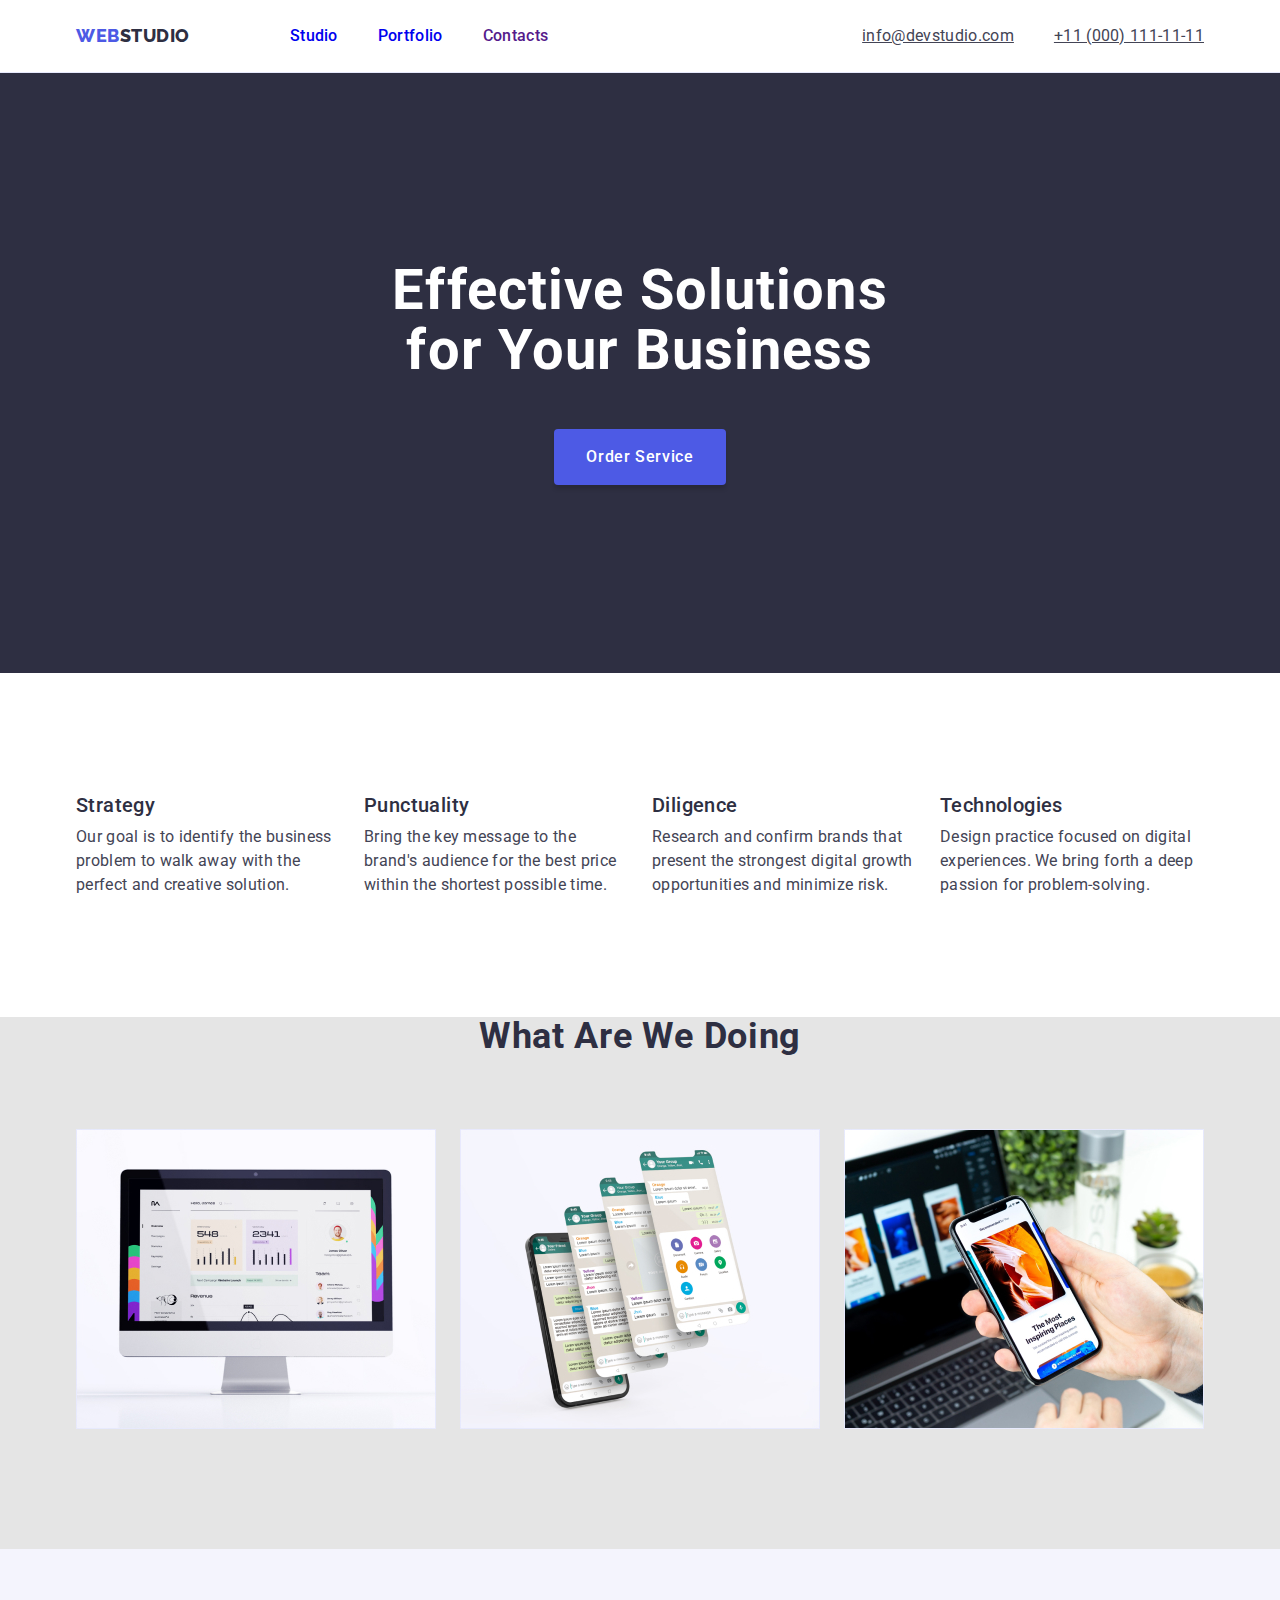
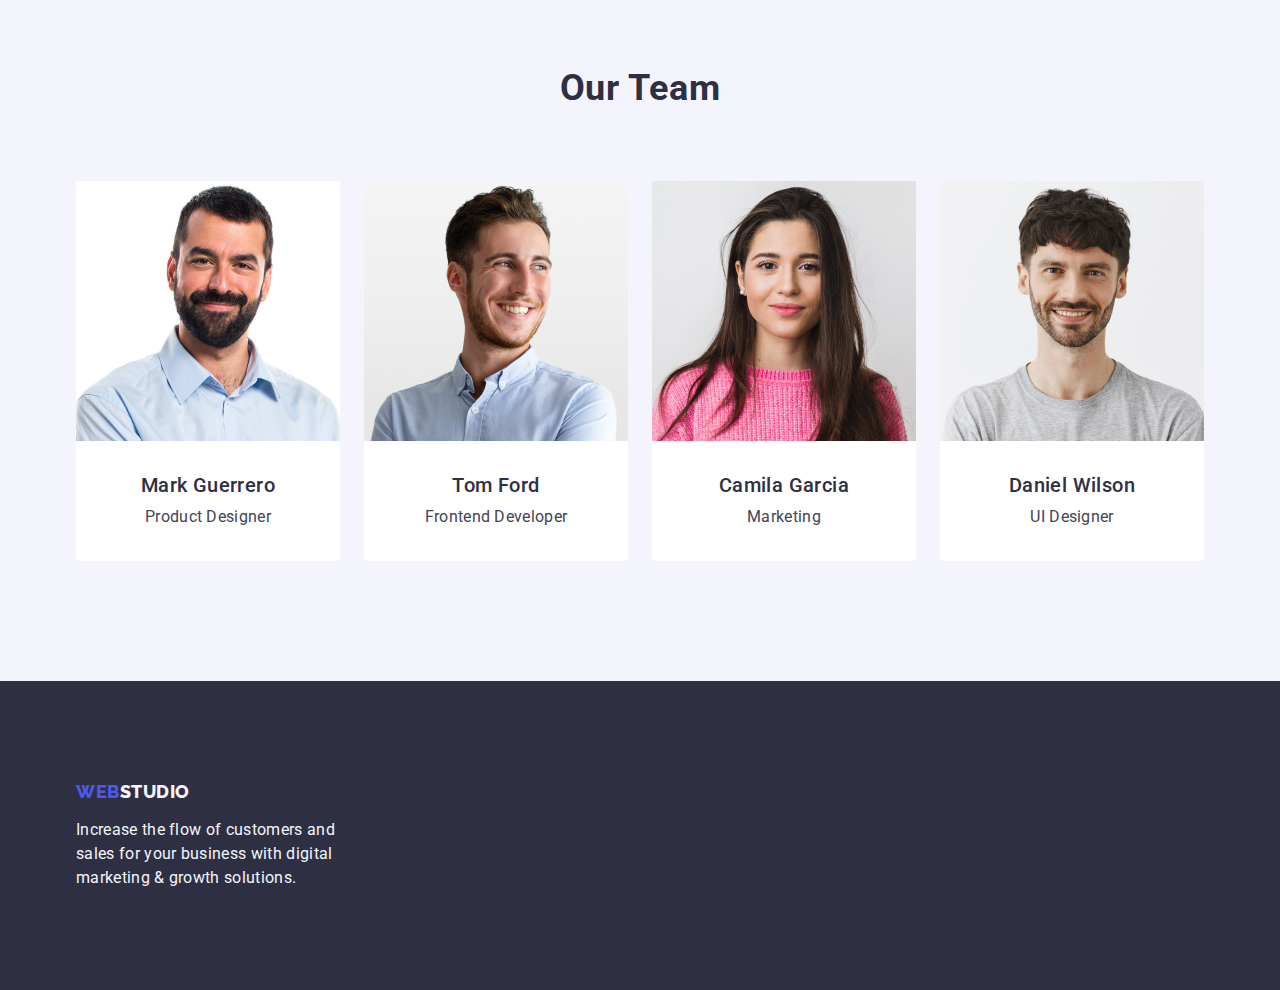
<file: index.html>
<!DOCTYPE html>
<html lang="en">
<head>
    <meta charset="UTF-8">
    <meta http-equiv="X-UA-Compatible" content="IE=edge">
    <meta name="viewport" content="width=device-width, initial-scale=1.0">
    <title>Document</title>
    <link rel="preconnect" href="https://fonts.googleapis.com">
    <link rel="preconnect" href="https://fonts.gstatic.com" crossorigin>
    <link href="https://fonts.googleapis.com/css2?family=Raleway:wght@800&family=Roboto:wght@400;500;700;900&display=swap" rel="stylesheet">
    <link rel="stylesheet" href="https://cdn.jsdelivr.net/npm/modern-normalize@1.1.0/modern-normalize.min.css">
    <link rel="stylesheet" href="./css/style.css">

</head>
<body class="body">
    <!-- шапка профілю-->
<header class="page-header">
    <div class="container page-header-container">
        <nav class="page-nav link">
            <a href="./index.html" class="link logo" >Web<span class="span">Studio</span></a>
    <ul class="menu-list list">
            <li class="menu-item"><a  href="./index.html" class="menu-link link" >Studio</a></li>
            <li class="menu-item"><a href="./portfolio.html" class="menu-link link">Portfolio</a></li>
            <li class="menu-item"><a href="" class="menu-link link">Contacts</a></li>
    </ul>
        
        </nav>
        
        
            <address class="address">
                <ul class="address-list list">
                    <li><a href="mailto:info@devstudio.com" class="address-link">info@devstudio.com</a></li>
                    <li><a href="tel:+110001111111" class="address-link">+11 (000) 111-11-11</a></li>
                </ul>
            </address>
        </div>

</header>
<!-- Основний-->
<main>
    <!-- SECTION-1 -->
        
<section class="hero">
    <div class="container">
                <h1 class="hero-title">Effective Solutions for Your Business</h1>
                <button  type="button" class="hero-btn btn">Order Service</button>
    </div>
</section>

    <!-- SECTION-2 -->
<section class="section-text">
<div class="container section-flex">
    <h2 hidden class="link hidden">section2</h2>
    <ul class="page-nav-item list">
        <li class="item">
            <h3 class="title ">Strategy</h3>
            <p class="text">Our goal is to identify the business problem to walk away with the perfect and creative solution. </p>
        </li>
        <li class="item">
            <h3 class="title">Punctuality</h3>
            <p class="text">Bring the key message to the brand's audience for the best price within the shortest possible time. </p>
        </li>
        <li class="item">
            <h3 class="title">Diligence</h3>
            <p class="text">Research and confirm brands that present the strongest digital growth opportunities and minimize risk. </p>
        </li>
        <li class="item">
            <h3 class="title">Technologies</h3>
            <p class="text">Design practice focused on digital experiences. We bring forth a deep passion for problem-solving. </p>
        </li>
    </ul>
</div>
</section>
    
<!-- SECTION-3 -->
<section class="section-foto">
<div class="container">
    <h2 class="basic">What are we doing</h2> 
    <ul class="page-nav list">
        <li class="item"><img src="./images/img1.jpg" alt="rectangle1" width="360" height="300"></li>
        <li class="item"><img src="./images/img2.jpg" alt="rectangle2" width="360" height="300"></li>
        <li class="item"><img src="./images/img3.jpg" alt="rectangle3" width="360" height="300"></li>
    </ul>
</div>
</section>
<!-- SECTION-4 -->
<section class="section-team team">
<div class="container">
    <h2 class="basic">Our Team</h2>
        <ul class="page-nav list">
    <li class="team-card">
            <img src="./images/img.jpg" alt="Mark Guerrero" height="260" width="264">
        <div class="container-team">
                <h3 class="team-card title">Mark Guerrero</h3>
                <p class="team-text text">Product Designer</p>
        </div>
    </li>
    <li class="team-card">
            <img src="./images/img(1).jpg" alt="Tom Ford" height="260" width="264">
        <div class="container-team">
            <h3 class="team-card title">Tom Ford</h3>
            <p class="team-text text">Frontend Developer</p>
        </div>
    </li>
    <li class="team-card">
            <img src="./images/img(2).jpg" alt="Camila Garcia" height="260" width="264">
        <div class="container-team"> 
            <h3 class="team-card title">Camila Garcia</h3>
            <p class="team-text text">Marketing</p>
        </div> 
    </li>
    <li class="team-card">
            <img src="./images/img(3).jpg" alt="Daniel Wilson" height="260" width="264">
        <div class="container-team">
            <h3 class="team-card title">Daniel Wilson</h3>
            <p class="team-text text">UI Designer</p>
        </div> 
    </li>
    </ul>
</div>
</section>
</main>
<!-- Футер-->
<footer class="footer">
<div class="container">
    <a href="./index.html" class="link logo-footer" >Web<span class="span-footer">Studio</span></a>
    <p class="text-footer">Increase the flow of customers and sales for your business with digital marketing & growth solutions.</p>
</div>

</footer>

</body>
</html>
</file>
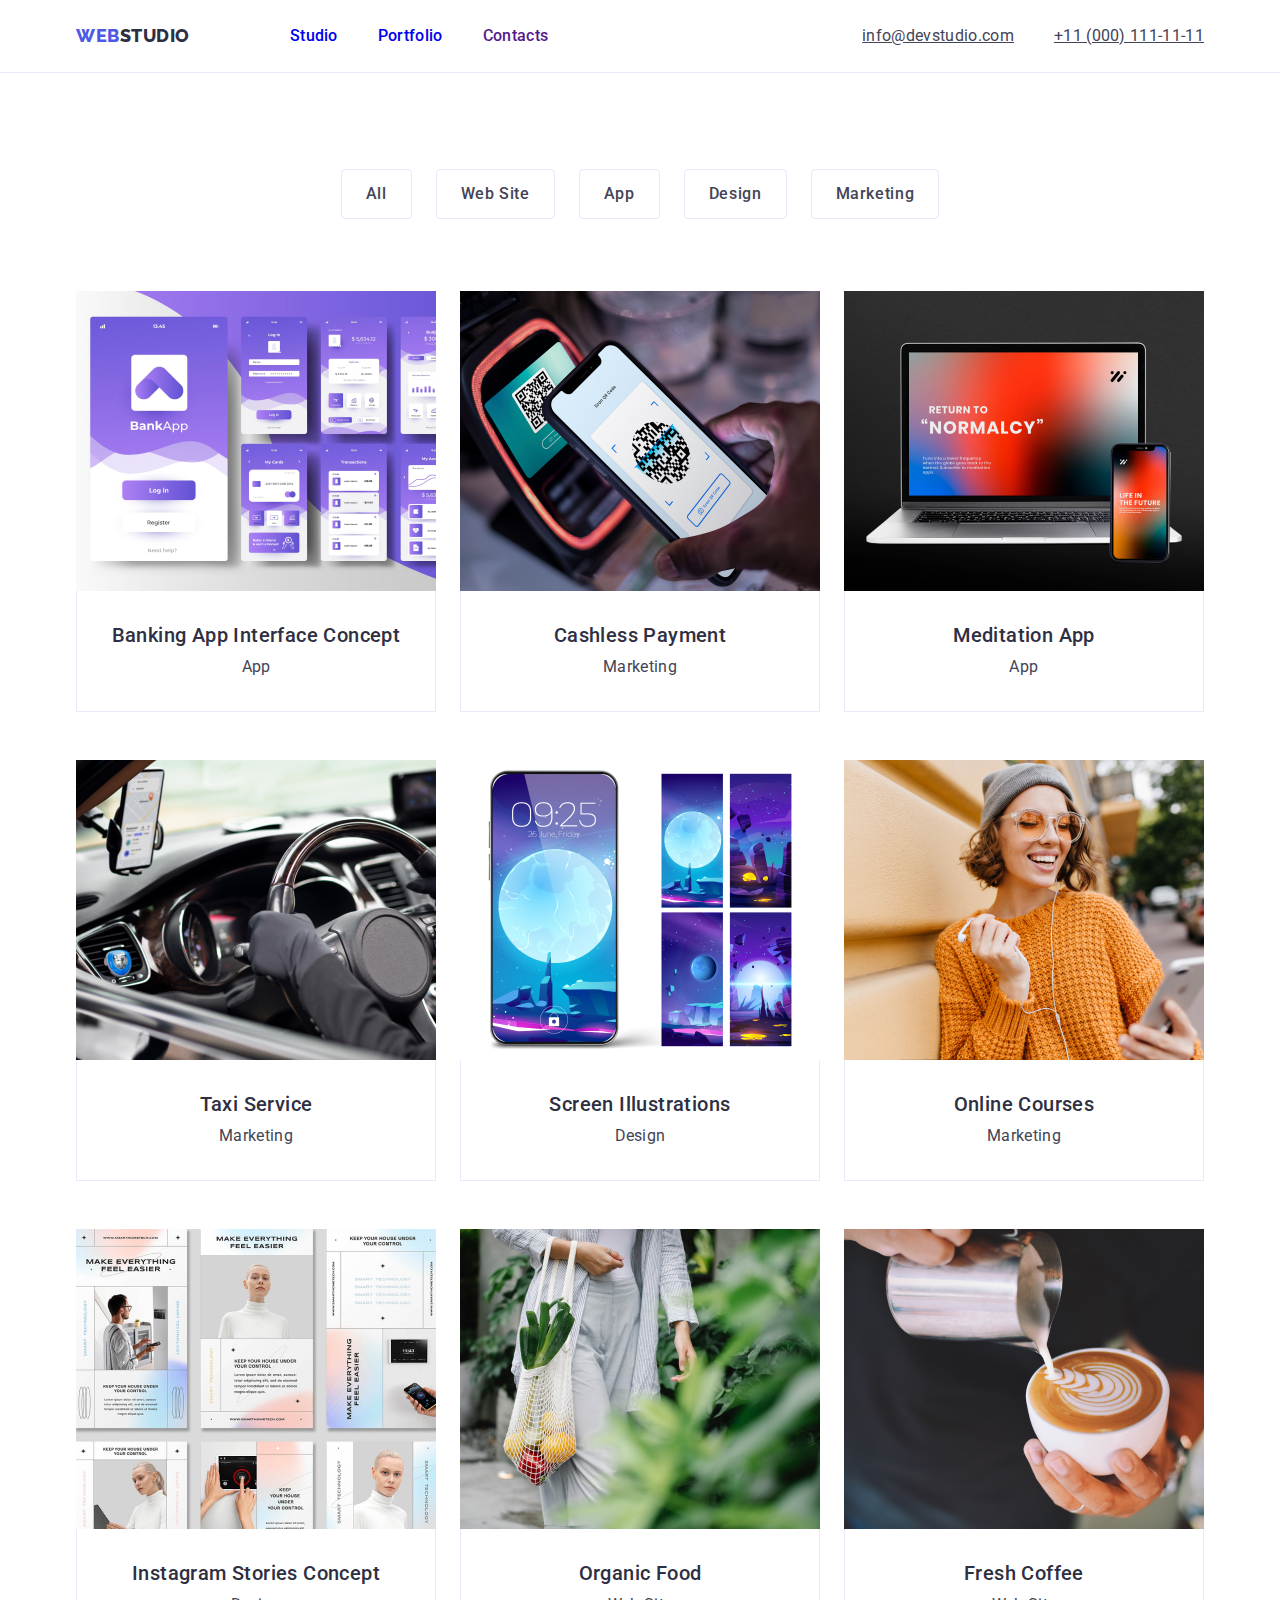
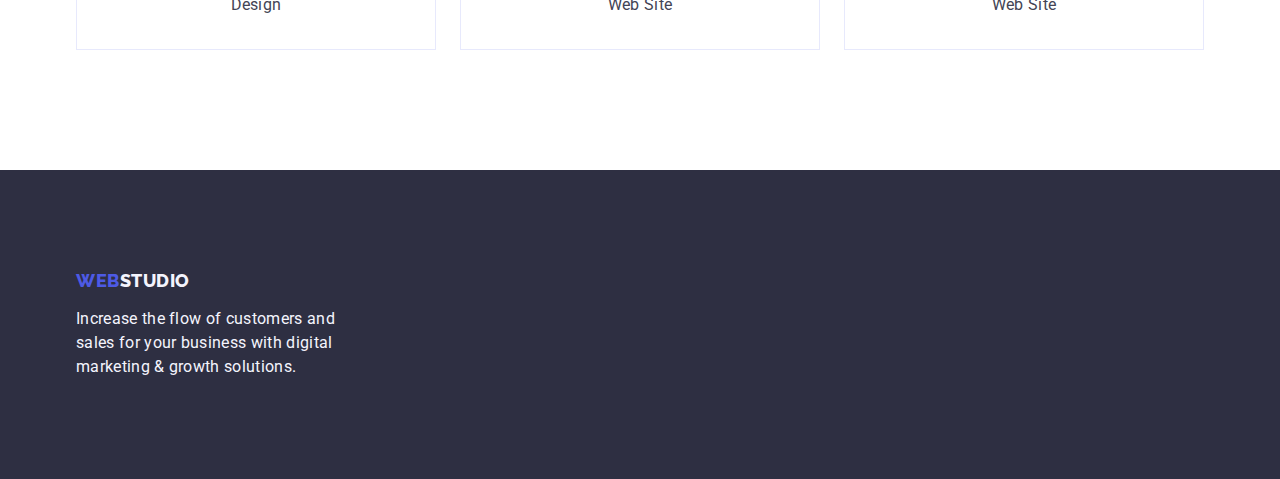
<file: portfolio.html>
<!DOCTYPE html>
<html lang="en">
<head>
    <meta charset="UTF-8">
    <meta http-equiv="X-UA-Compatible" content="IE=edge">
    <meta name="viewport" content="width=device-width, initial-scale=1.0">
    <title>Document</title>
    <link rel="preconnect" href="https://fonts.googleapis.com">
    <link rel="preconnect" href="https://fonts.gstatic.com" crossorigin>
    <link href="https://fonts.googleapis.com/css2?family=Raleway:wght@800&family=Roboto:wght@400;500;700;900&display=swap" rel="stylesheet">
    <link rel="stylesheet" href="https://cdn.jsdelivr.net/npm/modern-normalize@1.1.0/modern-normalize.min.css">
    <link rel="stylesheet" href="./css/style.css">

</head>
<body class="body" >
    <!-- хедер -->
    <header class="page-header">
        <div class="container page-header-container">
            <nav class="page-nav link">
                <a href="./index.html" class="link logo" >Web<span class="span">Studio</span></a>
        <ul class="menu-list list">
                <li class="menu-item"><a  href="./index.html" class="menu-link link" >Studio</a></li>
                <li class="menu-item"><a href="./portfolio.html" class="menu-link link">Portfolio</a></li>
                <li class="menu-item"><a href="" class="menu-link link">Contacts</a></li>
        </ul>
            
            </nav>
            
            
                <address class="address">
                    <ul class="address-list list">
                        <li><a href="mailto:info@devstudio.com" class="address-link">info@devstudio.com</a></li>
                        <li><a href="tel:+110001111111" class="address-link">+11 (000) 111-11-11</a></li>
                    </ul>
                </address>
            </div>
    
    </header>
    
    <main>
        <section class="portfolio">
    <!-- filters -->
    <div class="container">
        <h1 hidden>section-1</h1>
        <ul class="page-header-container filter list">
            <li><button type="button" class="btn-portfolio">All</button></li>
            <li><button type="button" class="btn-portfolio">Web Site</button></li>
            <li><button type="button" class="btn-portfolio">App</button></li>
            <li><button type="button" class="btn-portfolio">Design</button></li>
            <li><button type="button" class="btn-portfolio">Marketing</button></li>
        </ul>
    
    <ul class="main-portfolio list">
        <li class="item-portfolio"><a href="" class="link"><img src="./images/banking-app.jpg" alt="banking-app" width="360" height="300">
            <div class="container-portfolio">
                <h2 class="title title-portfolio">Banking App Interface Concept</h2>
                <p class="text text-portfolio">App</p>
            </div></a>
        </li>
        <li class="item-portfolio"> <a href="" class="link"><img src="./images/cashless-payment.jpg" alt="cashless-payment" width="360" height="300">
            <div class="container-portfolio">
                <h2 class="title title-portfolio">Cashless Payment</h2>
            <p class="text text-portfolio">Marketing</p>
            </div></a>
        </li>
        <li class="item-portfolio"><a href="" class="link"><img src="./images/meditation-app.jpg" alt="meditation-app" width="360" height="300">
        <div class="container-portfolio">
            <h2 class="title title-portfolio">Meditation App</h2>
            <p class="text text-portfolio ">App</p>
        </div> </a>
        </li>
        <li class="item-portfolio"><a href="" class="link"><img src="./images/taxi-service.jpg" alt="taxi-service" width="360" height="300">
        <div class="container-portfolio">
            <h2 class="title title-portfolio">Taxi Service</h2>
            <p class="text text-portfolio">Marketing</p>
        </div></a>
        </li>
        <li class="item-portfolio"><a href="" class="link"><img src="./images/screen.jpg" alt="screen" width="360" height="300">
        <div class="container-portfolio">
            <h2 class="title title-portfolio">Screen Illustrations</h2>
            <p class="text text-portfolio">Design</p>
        </div>    </a>
        </li>
        <li class="item-portfolio"><a href="" class="link"><img src="./images/online-courses.jpg" alt="online-courses" width="360" height="300">
        <div class="container-portfolio">
            <h2 class="title title-portfolio">Online Courses</h2>
            <p class="text text-portfolio">Marketing</p>
        </div>   </a>
        </li>
        <li class="item-portfolio"><a href="" class="link"><img src="./images/instagram-stories.jpg" alt="instagram-stories" width="360" height="300">
        <div class="container-portfolio">
            <h2 class="title title-portfolio">Instagram Stories Concept</h2>
            <p class="text text-portfolio">Design</p>
        </div>   </a>
        </li>
        <li class="item-portfolio"><a href="" class="link"><img src="./images/organic-food.jpg" alt="organic-food" width="360" height="300">
        <div class="container-portfolio">
            <h2 class="title title-portfolio">Organic Food</h2>
            <p class="text text-portfolio">Web Site</p>
        </div>   </a>
        </li>
        <li class="item-portfolio"><a href="" class="link"><img src="./images/fresh-caffee.jpg" alt="fresh-caffee" width="360" height="300">
        <div class="container-portfolio">
            <h2 class="title title-portfolio">Fresh Coffee</h2>
            <p class="text text-portfolio">Web Site</p>
        </div>  </a>
        </li>
    </ul>
    </div>
    
</section>
    </main>

    <footer class="footer">
        <div class="container">
            <a href="./index.html" class="link logo-footer" >Web<span class="span-footer">Studio</span></a>
            <p class="text-footer">Increase the flow of customers and sales for your business with digital marketing & growth solutions.</p>
        </div>
        </footer>
</body>
</html>
</file>
<file: css/style.css>
*,
*::before,
*::after {
box-sizing: border-box;
}

:root{--navy-blue-color:#2E2F42;
--slate-color:#434455;
--cloud-color:#F4F4FD;
--white-color:#ffffff;
--iris-color:#4D5AE5;
--border-color:#e7e9fc;
}

.body{font-family: "Roboto", sans-serif;
    color: #434455;
    background-color: #FFFFFF;}

h1,
h2,
h3,
h4,
h5,
h6,
p{margin-top: 0;
margin-bottom: 0;}

ol,ul{margin-top: 0;
margin-bottom: 0;
margin-left: 0;}

img{display: block;}

button{cursor: pointer;}

.list{list-style: none;
margin: 0;
padding: 0;}

.link{text-decoration: none;}

.container{ 
    width: 1158px;
    margin-left: auto;
    margin-right: auto;
    padding-left: 15px;
    padding-right: 15px;}

.title{
    margin-bottom: 8px;
    color:var(--navy-blue-color);
    font-style: normal;
    font-weight: 500;
    font-size: 20px;
    line-height: 1.2;
    letter-spacing: 0.02em;

    text-transform: capitalize;}

.text {color:var(--slate-color);
    line-height: 1.5;
    letter-spacing: 0.02em;
    font-size: 16px;

}

.btn {color:var(--white-color);
        background-color: var(--iris-color);
        font-family: "Roboto", sans-serif;
        font-size: 16px;
        line-height: 1.5;
        letter-spacing: 0.04em;
        cursor: pointer;
        font-weight: 500;}
.btn:hover{background-color: #404BBF ;}
.btn:focus{background-color: #404BBF ;}


.page-header-container{
    display: flex;
    align-items: center;
    /* justify-content: space-between; */ }

.page-nav{display: flex;
    align-items: center;
    justify-content: space-between;
    gap: 24px;
}

.page-header{
    border-bottom: 1px solid #e7e9fc;
    border-bottom: 1px solid #e7e9fc ;
}

.logo{margin-right: 76px;
    
    color:var(--iris-color);

    font-family: "Raleway", sans-serif;
    font-weight: 800;
    font-size: 18px;
    line-height: 1.17;
    letter-spacing: 0.03em;
    text-transform: uppercase;}
.span {color:var(--navy-blue-color);}
.span:hover{color: #404bbf;}
.span:focus{color: #404bbf;}



.menu-list{display: flex;
    align-items: center;
    padding-left: 0;
    
    
    color:var(--navy-blue-color);
    text-decoration: none;
    font-weight: 500;
    font-size: 16px;
    line-height: 1.5;
    letter-spacing: 0.02em;
    text-decoration:none;
    font-style: normal;}
.menu:hover{color: var(--iris-color);}
.menu:focus{color: var(--iris-color);}

.menu-item:not(:last-child){
    margin-right: 40px;
}

.menu-link{padding-top: 24px;
padding-bottom: 24px;
display: block;}

.address{margin-left: auto;}

.address-list{
    gap: 40px;
    display: flex;


}


/* .address:not(:first-child){
    margin-right: 40px;} */

.address-link{padding-top: 24px;
    padding-bottom: 24px;
    color: var(--slate-color);
    font-style: normal;
    font-family: 'Roboto';
    font-weight: 400;
    font-size: 16px;
    line-height: 1.5;
    letter-spacing: 0.02em;
}
.address-link:hover{color: var(--iris-color);}
.address-link:focus{color: var(--iris-color);}

/* HERO */
.container-hero{width: 1158px;
    height: 600px;
    margin-left: auto;
    margin-right: auto;
    padding-left: 15px;
    padding-right: 15px;
    display: flex;
    align-items: center;
}
.hero{background-color: var(--navy-blue-color);
padding-top: 188px;
padding-bottom: 188px;}


.hero-title {max-width: 496px;
margin-left: auto;
margin-right: auto;
    
    color:var(--white-color);
    font-size: 56px;
    line-height: 1.07;
    text-align: center;
    letter-spacing: 0.02em;}



.hero-btn{
    margin-top: 48px;
    display: block;
    margin-left: auto;
    margin-right: auto;
    min-width: 169px;
    height: 56px;
    padding: 16px 32px;
    border-radius: 4px;
    border: none;
    background-color:#4d5ae5;
    cursor: pointer;
    

    box-shadow: 0px 4px 4px rgba(0, 0, 0, 0.15);
    flex-direction: row;
    align-items: flex-start;

    gap: 10px;
    background: #4D5AE5;}

.section-text{
padding-top: 120px;
padding-bottom: 120px;}

.section-flex{display: flex;

}

.page-nav-item{display: flex;
    gap: 24px;
}
.item{flex-basis: calc((100% - 72px) / 4);}




.section-foto {padding-bottom: 120px;
    background: #E5E5E5;}

.basic{margin-bottom: 72px;
    color: var(--navy-blue-color);
    font-size: 36px;
    line-height: 1.11;
    text-align: center;
    text-transform: capitalize;
    letter-spacing: 0.02em;}

.section-team{background: #F4F4FD;
padding-top: 120px;
padding-bottom: 120px;}

.team-card{background-color: var(--white-color);
border-radius: 0px 0px 4px 4px;
text-align: center;}

.team-text{text-align: center;}

.container-team{padding: 32px 16px;}

.footer{background-color: var(--navy-blue-color);
padding: 100px 0;}


.link.logo-footer{
    display: inline-block;
    margin-bottom: 16px;
    color:var(--iris-color);
    font-family: "Raleway", sans-serif;
    font-weight: 800;
    font-size: 18px;
    line-height: 1.17;
    letter-spacing: 0.03em;
    text-transform: uppercase;
    text-decoration: none;}

.span-footer{color:var(--cloud-color);}
.text-footer{
    max-width: 264px;
    font-weight: 400;
    font-size: 16px;
    line-height: 1.5;
    letter-spacing: 0.02em;
    color:var(--cloud-color)}

    .btn-portfolio {
        border-radius: 4px;
        border: 1px solid var(--border-color);
        padding: 12px 24px 12px;
        align-self: center;
        color:var(--accent-color);
        background-color: var(--footer-color);
        font-family: "Roboto", sans-serif;
        font-size: 16px;
        line-height: 1.5;
        letter-spacing: 0.04em;
        cursor: pointer;
        font-weight: 500;
}

.btn-portfolio:hover{color: #FFFFFF;
    background-color: #404BBF;
    border: 1px solid transparent;}
.btn-portfolio:focus{color: #FFFFFF;
    background-color: #404BBF;
    border: 1px solid transparent;}

.portfolio{
    padding-top: 96px;
    padding-bottom: 120px;}

.filter{
    margin-bottom: 72px;
    gap: 24px;
    justify-content: center;
}

.hidden{margin-bottom: 8px;}

.main-portfolio{
    display: flex;
    flex-wrap:wrap;
    column-gap: 24px;
    row-gap: 48px;
    
}

.item-portfolio{
    width: calc((100% - 48px) / 3);
}

.text-portfolio{text-align: center;}
.title-portfolio{text-align: center;}
.container-portfolio{
    padding: 32px 16px;
    border: 1px solid #e7e9fc;
    border-top: none;


}
</file>
